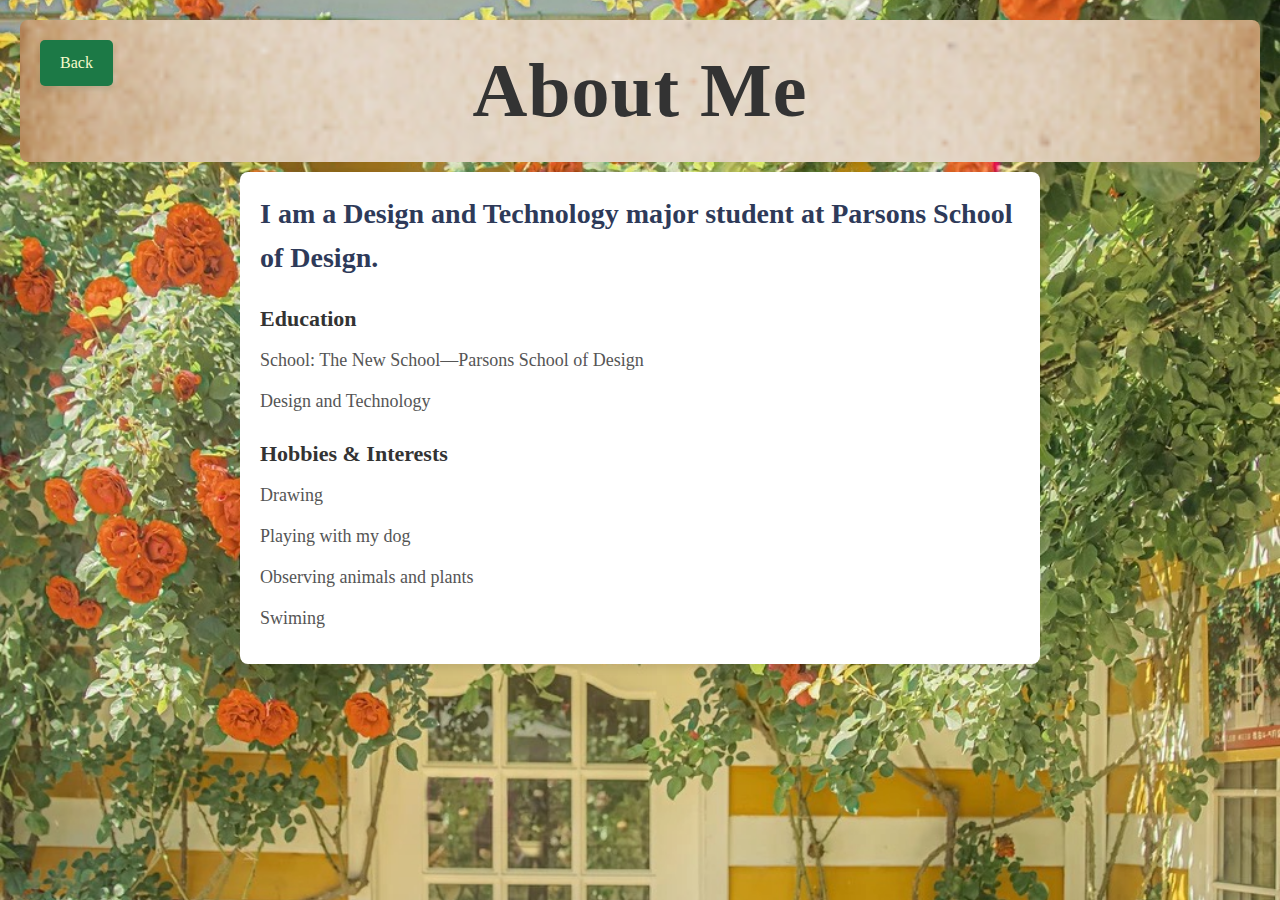
<file: about.html>
<!DOCTYPE html>
<html lang="zh">
<head>
    <meta charset="UTF-8">
    <meta name="viewport" content="width=device-width, initial-scale=1.0">
    <title>About Me</title>
    <link rel="stylesheet" href="aboutstyle.css">
</head>
<body>
     <!-- Button Container -->
   
  <div class="button-container">
    <a href="index.html" class="btn back-btn">Back</a>
  </div>
    
    <header>
        <h1>About Me</h1>
        
    </header>

    <section>
        <h2>I am a Design and Technology major student at Parsons School of Design.</h2>

        <h3>Education</h3>
        <p>School: The New School—Parsons School of Design </p>
            
        <p> Design and Technology </p>

        <h3>Hobbies & Interests</h3>
        <p>Drawing</p>
        <p>Playing with my dog</p>
        <p>Observing animals and plants</p>
        <p>Swiming</p>

        
    </section>
</body>
</html>
</file>
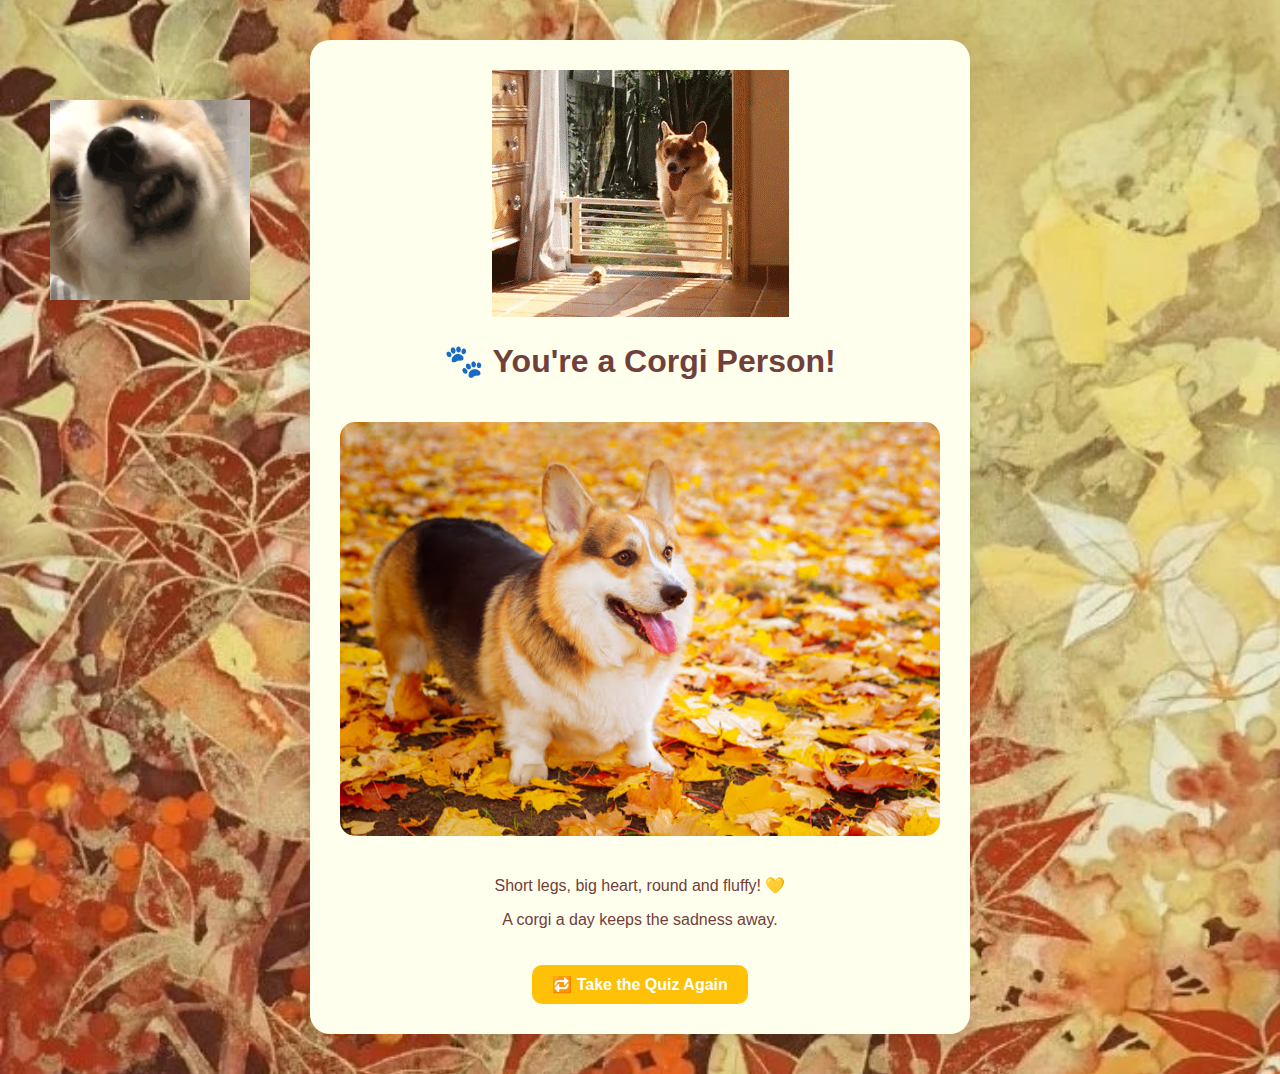
<file: corgi.html>
<!DOCTYPE html>
<html lang="en">

<head>
  <meta charset="UTF-8" />
  <meta name="viewport" content="width=device-width, initial-scale=1.0"/>
  <title>Your Match: Corgi</title>
  <link rel="stylesheet" href="corgi.css">
</head>

<body class="result-page corgi">
  <div class="result-container">
    
    <img src="quizcorgi.gif" alt="corgi" class="corgi-gif">
    <img src="quizcorgi2.gif" alt="corgi2" class="corgi2-gif">
    
    <h1>🐾 You're a Corgi Person!</h1>
    <img src="corgi.jpg" alt="Corgi" class="dog-img"/>
    <p>Short legs, big heart, round and fluffy! 💛</p>
    <p>A corgi a day keeps the sadness away.</p>
    
    <a href="quiz.html" class="btn">🔁 Take the Quiz Again</a>
  
  
  </div>
</body>

</html>
</file>
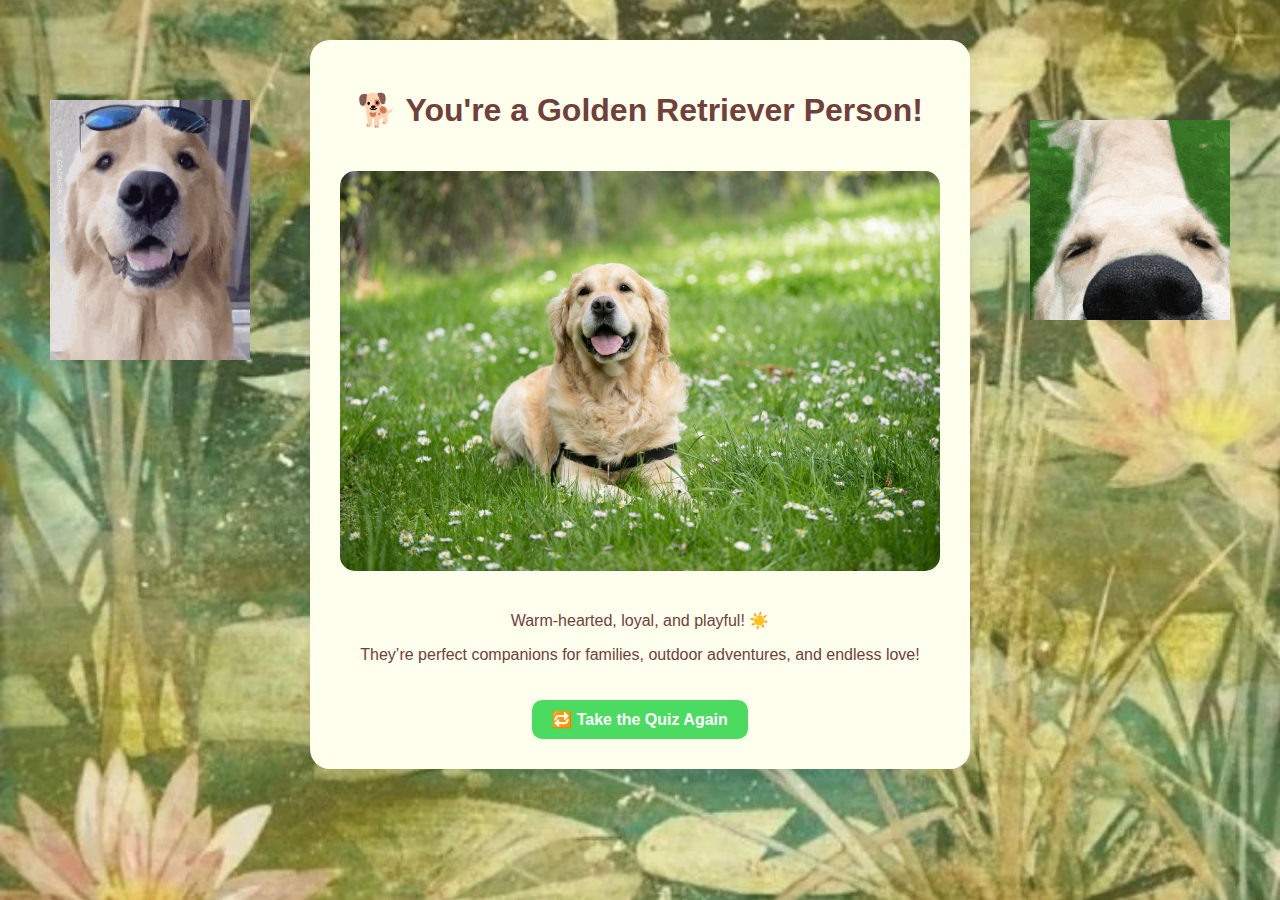
<file: golden.html>
<!DOCTYPE html>
<html lang="en">
<head>
  <meta charset="UTF-8" />
  <meta name="viewport" content="width=device-width, initial-scale=1.0"/>
  <title>Your Match: Golden Retriever</title>
  <link rel="stylesheet" href="golden.css">
</head>
<body class="result-page golden">
  <div class="result-container">
    <img src="quizgolden.gif" alt="golden" class="golden-gif">
    <img src="golden.gif" alt="golden1" class="golden1-gif">

    <h1>🐕 You're a Golden Retriever Person!</h1>
    <img src="golden.jpg" alt="Golden Retriever" class="dog-img"/>
    <p>Warm-hearted, loyal, and playful! ☀️</p>
    <p>They’re perfect companions for families, outdoor adventures, and endless love!</p>
    <a href="quiz.html" class="btn">🔁 Take the Quiz Again</a>
  </div>
</body>
</html>
</file>
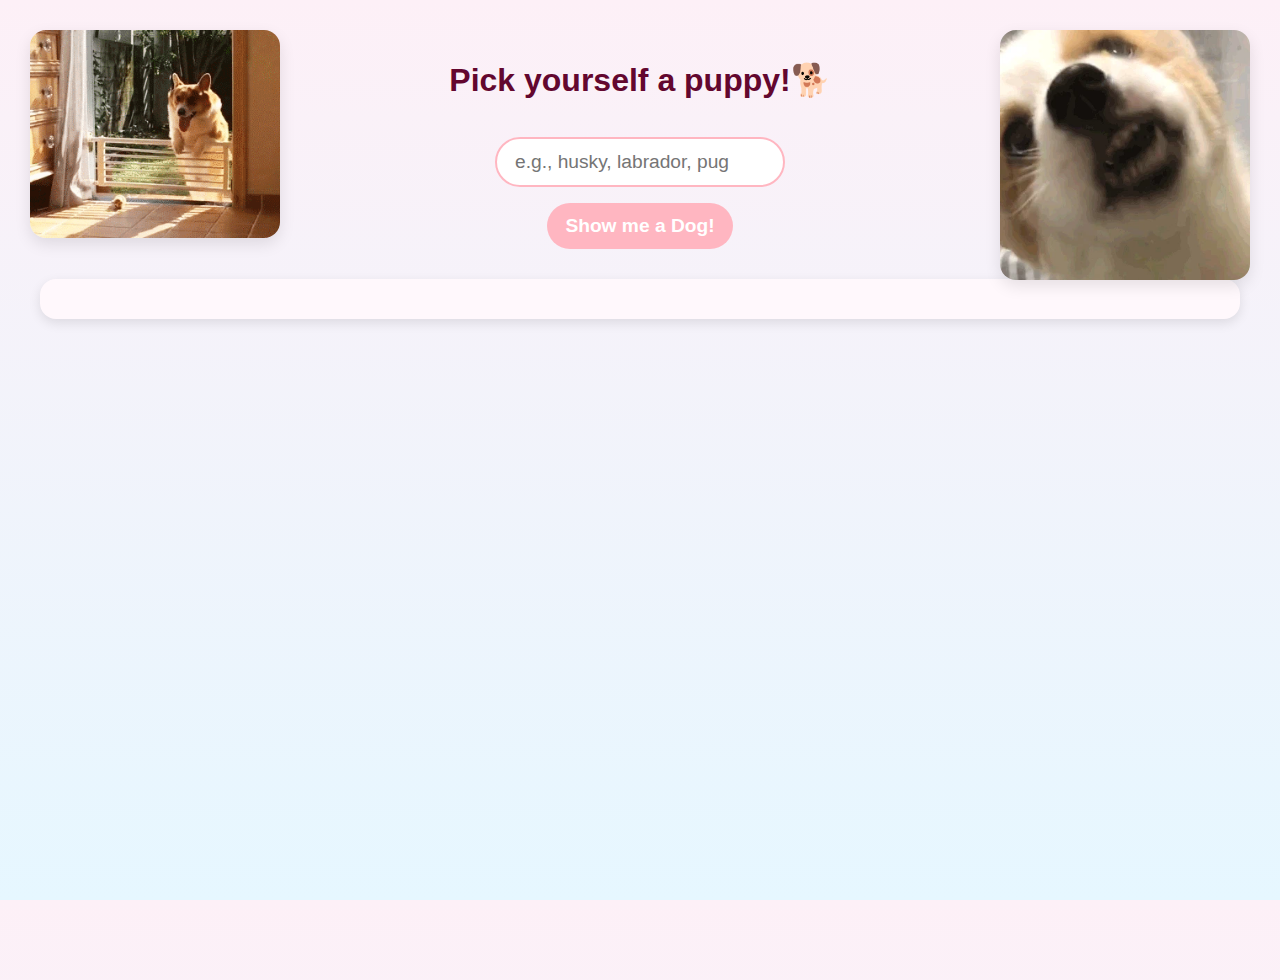
<file: project5.html>
<!DOCTYPE html>
<html lang="en">
<head>
  <meta charset="UTF-8">
  <title>How Are You Feeling Today?</title>
  <link rel="stylesheet" href="project5.css">
</head>
<body>
  <h1>Pick yourself a puppy!🐕</h1>
  <input type="text" id="dog" placeholder="e.g., husky, labrador, pug" />
  <br>

  <button id="gifButton">Show me a Dog!</button>

  <div id="gif"></div>
  <img src="quizcorgi.gif" alt="decorative dog gif" class="decorative-gif" />
  <img src="quizcorgi2.gif" alt="decorative dog gif2" class="decorative-gif2" />

  


  <script src="project5.js"></script>
</body>
</html>
</file>
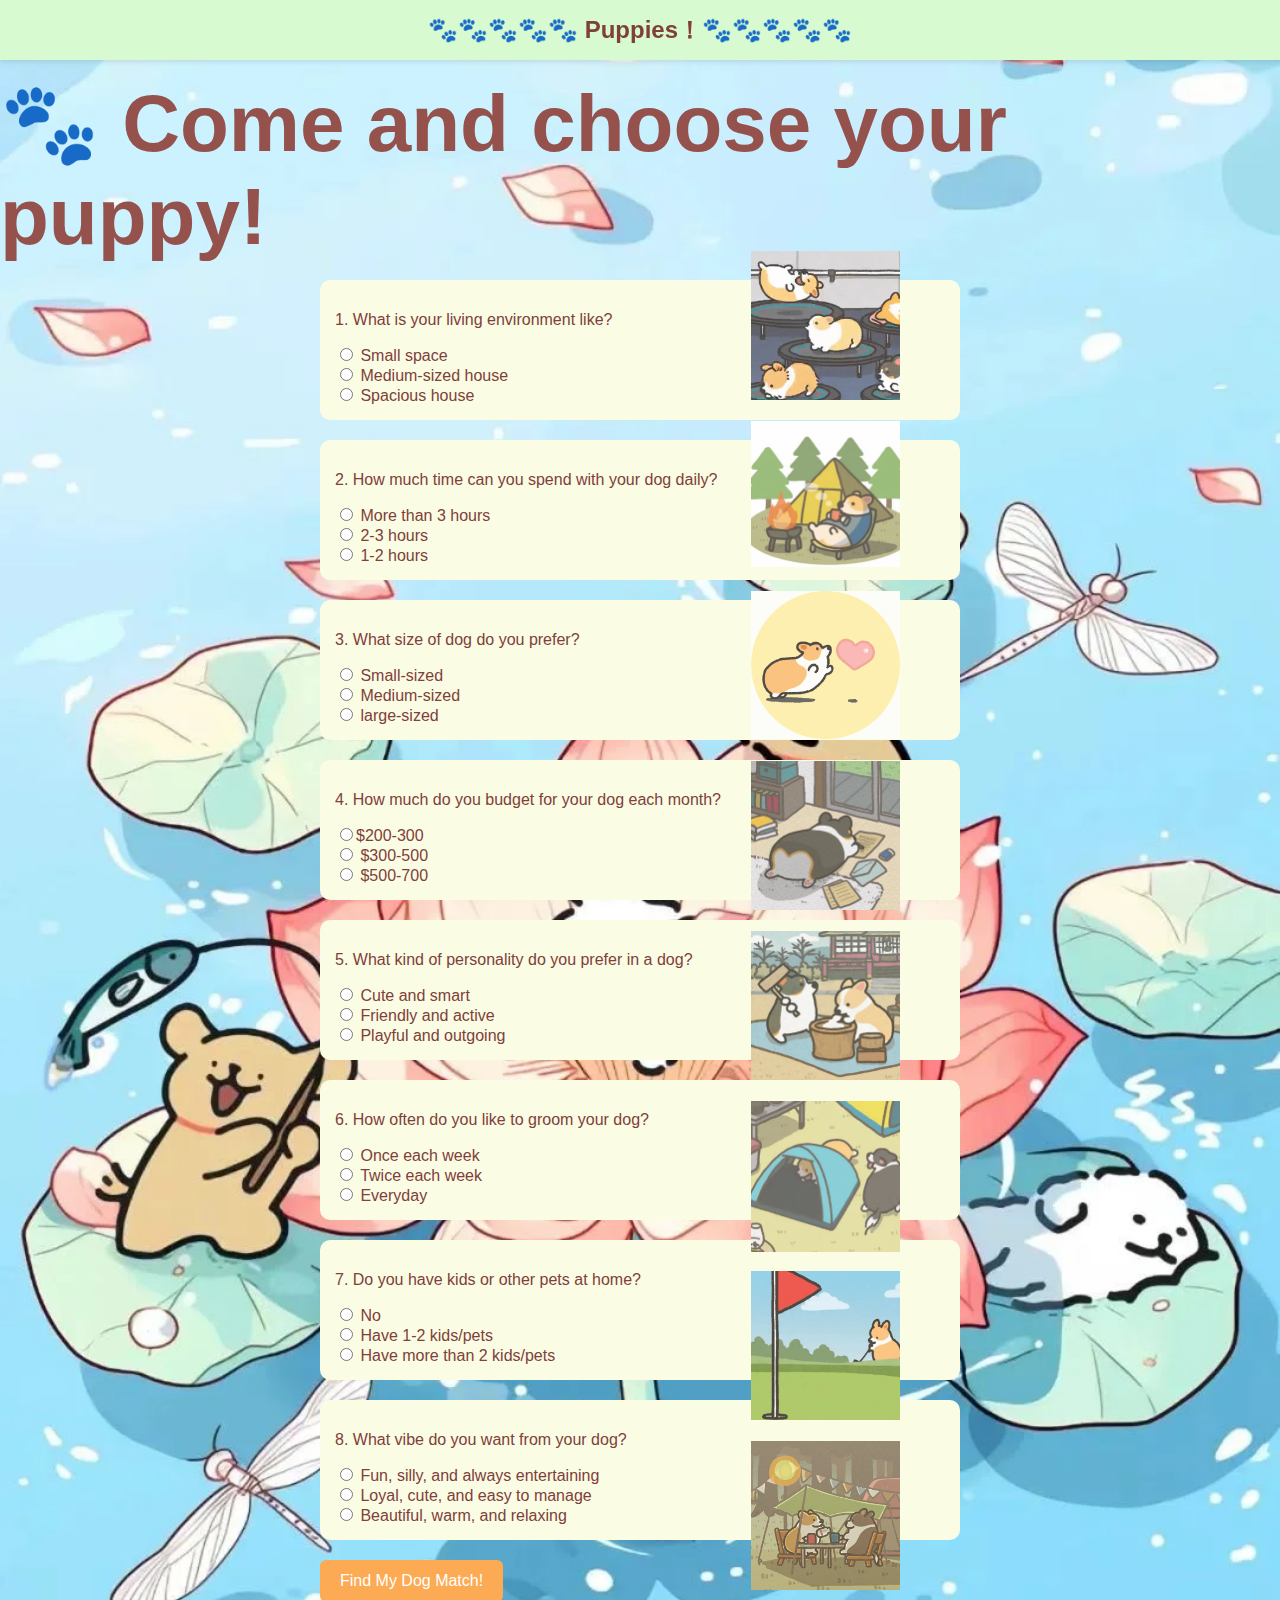
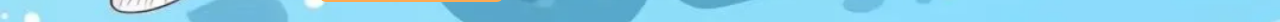
<file: quiz.html>
<!DOCTYPE html>
<html lang="en">
<head>
  <meta charset="UTF-8">
  <meta name="viewport" content="width=device-width, initial-scale=1.0">
  <title>What Kind of Dog Is Right for You?</title>
  <link rel="stylesheet" href="quiz.css">
</head>
<body>
  <div class="top-bar">
    🐾🐾🐾🐾🐾 Puppies！🐾🐾🐾🐾🐾
  </div>
  <div class="container">
    <div class="header">
      <h1>🐾 Come and choose your puppy!</h1>
    </div>

    <img src="corgi.gif" alt="corgi" class="corgi-gif">
    <img src="corgi2.gif" alt="corgi2" class="corgi2-gif">
    <img src="corgi3.gif" alt="corgi3" class="corgi3-gif">
    <img src="corgi4.gif" alt="corgi4" class="corgi4-gif">
    <img src="corgi5.gif" alt="corgi5" class="corgi5-gif">
    <img src="corgi6.gif" alt="corgi6" class="corgi6-gif">
    <img src="corgi7.gif" alt="corgi7" class="corgi7-gif">
    <img src="corgi8.gif" alt="corgi8" class="corgi8-gif">


    <div class="middle">
      
      <form class="quiz-form" id="quizForm">
       
       
        <div class="question">
          <p>1. What is your living environment like?</p>
          <label><input type="radio" name="q1" value="poodle"> Small space</label><br>
          <label><input type="radio" name="q1" value="corgi"> Medium-sized house </label><br>
          <label><input type="radio" name="q1" value="golden"> Spacious house</label>
        </div>

        <div class="question">
          <p>2. How much time can you spend with your dog daily?</p>
          <label><input type="radio" name="q2" value="golden"> More than 3 hours</label><br>
          <label><input type="radio" name="q2" value="corgi"> 2-3 hours</label><br>
          <label><input type="radio" name="q2" value="poodle"> 1-2 hours</label>
        </div>

        <div class="question">
          <p>3. What size of dog do you prefer?</p>
          <label><input type="radio" name="q3" value="poodle"> Small-sized</label><br>
          <label><input type="radio" name="q2" value="corgi"> Medium-sized</label><br>
          <label><input type="radio" name="q3" value="golden"> large-sized</label>
        </div>

        <div class="question">
          <p>4. How much do you budget for your dog each month?</p>
          <label><input type="radio" name="q4" value="poodle">$200-300</label><br>
          <label><input type="radio" name="q4" value="corgi"> $300-500</label><br>
          <label><input type="radio" name="q4" value="golden"> $500-700</label>

        </div>

        <div class="question">
          <p>5. What kind of personality do you prefer in a dog?</p>
          <label><input type="radio" name="q5" value="poodle"> Cute and smart</label><br>
          <label><input type="radio" name="q5" value="corgi"> Friendly and active </label><br>
          <label><input type="radio" name="q5" value="golden"> Playful and outgoing</label>
        </div>

        <div class="question">
          <p>6. How often do you like to groom your dog?</p>
          <label><input type="radio" name="q6" value="poodle"> Once each week</label><br>
          <label><input type="radio" name="q6" value="corgi"> Twice each week</label><br>
          <label><input type="radio" name="q6" value="golden"> Everyday</label>
        </div>

        <div class="question">
          <p>7. Do you have kids or other pets at home?</p>
          <label><input type="radio" name="q7" value="golden"> No</label><br>
          <label><input type="radio" name="q7" value="corgi"> Have 1-2 kids/pets</label><br>
          <label><input type="radio" name="q7" value="poodle"> Have more than 2 kids/pets</label>

        </div>

        <div class="question">
          <p>8. What vibe do you want from your dog?</p>
          <label><input type="radio" name="q8" value="corgi"> Fun, silly, and always entertaining</label><br>
          <label><input type="radio" name="q8" value="poodle"> Loyal, cute, and easy to manage</label><br>
          <label><input type="radio" name="q8" value="golden"> Beautiful, warm, and relaxing</label>
        </div>

        <input type="submit" value="Find My Dog Match!">
        <div id="result" class="result"></div>
      </form>
    </div>
  </div>

  <script src="quiz.js"></script>
</body>
</html>
</file>
<file: corgi.css>
body.result-page {
    font-family: "Comic Sans MS", cursive, sans-serif;
    background-color: #fff9f4;
    color: rgb(113, 64, 58);
    background-image:url('background3.jpg'); 
    background-size: cover;           
    background-position: center;      
    text-align: center;
    padding: 2em;
  }
  
  .result-container {
    max-width: 600px;
    margin: auto;
    background-color: #ffe;
    border-radius: 20px;
    box-shadow: 0 8px 20px rgba(0,0,0,0.1);
    padding: 30px;
  }
  .corgi-gif {
    width: 200px;              
    position: absolute;        
    top: 100px;                
    left: 50px;                
    z-index: 10;               
  }

  .corgi-gif2 {
    width: 200px;              
    position: absolute;        
    top: 100px;                
    left: 100px;                
    z-index: 10;               
  }
  
  .dog-img {
    max-width: 100%;
    height: auto;
    border-radius: 15px;
    margin: 20px 0;
  }
  
  .btn {
    display: inline-block;
    padding: 10px 20px;
    background-color: #ffc107;
    color: white;
    text-decoration: none;
    font-weight: bold;
    border-radius: 10px;
    margin-top: 20px;
    transition: 0.3s;
  }
  
  .btn:hover {
    background-color: #ffa000;
  }
</file>
<file: golden.css>
body.result-page {
  font-family: "Comic Sans MS", cursive, sans-serif;
  background-color: #fff9f4;
  color: rgb(113, 64, 58);
  background-image:url('background2.jpg'); 
  background-size: cover;           
  background-position: center;      
  text-align: center;
  padding: 2em;
  }
  
  .result-container {
    max-width: 600px;
    margin: auto;
    background-color: #ffe;
    border-radius: 20px;
    box-shadow: 0 8px 20px rgba(0,0,0,0.1);
    padding: 30px;
  }

  .golden-gif {
    width: 200px;              
    position: absolute;        
    top: 100px;                
    left: 50px;                
    z-index: 10;               
  }

  .golden1-gif {
    width: 200px;              
    position: absolute;        
    top: 120px;                
    right: 50px;                
    z-index: 10;               
  }
  
  .dog-img {
    max-width: 100%;
    height: auto;
    border-radius: 15px;
    margin: 20px 0;
  }
  
  .btn {
    display: inline-block;
    padding: 10px 20px;
    background-color: #4adb60;
    color: white;
    text-decoration: none;
    font-weight: bold;
    border-radius: 10px;
    margin-top: 20px;
    transition: 0.3s;
  }
  
  .btn:hover {
    background-color: #01a435;
  }
</file>
<file: project5.css>
html, body {
  height: 100%;
  margin: 0;
  padding: 0;
}

body {
  font-family: "Comic Sans MS", "Arial Rounded MT Bold", sans-serif;
  background: linear-gradient(to bottom, #fdf0f7, #e6f7ff);
  color: #63072f;
  text-align: center;
  padding: 40px;
}

.decorative-gif {
  position: fixed;
  top: 10px;
  right: 30px;
  width: 250px;
  z-index: 999;
  pointer-events: none;
}

.decorative-gif2 {
  position: fixed;
  top: 10px;
  Left: 30px;
  width: 250px;
  z-index: 999;
  pointer-events: none;
}

#gif {
  margin-top: 30px;
  padding: 20px;
  background-color: #fff8fc;
  border-radius: 16px;
  box-shadow: 0 4px 12px rgba(0, 0, 0, 0.1);
}

input, button {
  font-size: 1.2rem;
  padding: 12px 18px;
  margin-top: 16px;
  border: none;
  border-radius: 30px;
  outline: none;
}

input {
  background-color: #fff;
  border: 2px solid #ffb6c1;
  width: 250px;
  transition: all 0.3s ease;
}

input:focus {
  border-color: #ff80ab;
  box-shadow: 0 0 6px #ffcce6;
}

button {
  background-color: #ffb6c1;
  color: white;
  font-weight: bold;
  cursor: pointer;
  transition: all 0.3s ease;
}

button:hover {
  background-color: #ff80ab;
  transform: scale(1.05);
}

img {
  max-width: 80%;
  height: auto;
  border-radius: 16px;
  box-shadow: 0 6px 16px rgba(0, 0, 0, 0.1);
  margin-top: 20px;
}
</file>
<file: quiz.css>
body { 
    font-family: "Comic Sans MS", cursive, sans-serif;
    margin: 0;
    padding: 0;
    
    background-image: url('quizdog3.webp');    
    background-size: cover;           
    background-position: center;      
}

/* ------ Layout ------ */ 
.top-bar {
    position: fixed;
    top: 0;
    left: 0;
    width: 100vw;
    height: 60px;
    background-color: rgb(216, 250, 209);
    color: #7f403a;
    font-size: 24px;
    font-weight: bold;
    text-align: center;
    line-height: 60px;
    z-index: 999; 
    font-family:"Comic Sans MS", cursive, sans-serif;
    box-shadow: 0 2px 5px rgba(0,0,0,0.1);
  }

.container { 
    display: flex; 
    justify-content: center; 
    height: 100vh; 
    flex-direction: column;
}

.header {
    font-size: 40px;
    height: 20vh; 
    display: flex; 
    justify-content: center;
    align-items: center;
    color: #95524d;
}

.corgi-gif {
    width: 149px;              
    position: absolute;        
    top: 251px;                
    right: 380px;                
    z-index: 10;               
  }

  .corgi2-gif {
    width: 149px;              
    position: absolute;        
    top: 421px;                
    right: 380px;                
    z-index: 10;               
  }

.corgi3-gif {
    width: 149px;              
    position: absolute;        
    top: 591px;                
    right: 380px;                
    z-index: 10;               
  }

.corgi4-gif {
    width: 149px;              
    position: absolute;        
    top: 761px;                
    right: 380px;                
    z-index: 10;               
  }

.corgi5-gif {
    width: 149px;              
    position: absolute;        
    top: 931px;                
    right: 380px;                
    z-index: 10;               
  }

.corgi6-gif {
    width: 149px;              
    position: absolute;        
    top: 1101px;                
    right: 380px;                
    z-index: 10;               
  }

.corgi7-gif {
    width: 149px;              
    position: absolute;        
    top: 1271px;                
    right: 380px;                
    z-index: 10;               
  }

.corgi8-gif {
    width: 149px;              
    position: absolute;        
    top: 1441px;                
    right: 380px;                
    z-index: 10;               
  }

.middle { 
    width: 100vw; 
    height: 60vh; 
    display: flex; 
    justify-content: center;
    align-items: start;
    padding-top: 20px;
}

.quiz-form {
    display: flex;
    flex-direction: column;
    width: 50vw;
    gap: 20px;
}

.question {
    background-color: #fbfce4;
    color: #7f403a;
    padding: 15px;
    border-radius: 10px;
}

input[type=submit] {
    padding: 12px 20px;
    background-color: #fcaa53;
    color: white;
    border: none;
    border-radius: 6px;
    cursor: pointer;
    font-size: 16px;
    align-self: flex-start;
}

input[type=submit]:hover {
    background-color: #fcc624;
}
</file>
<file: aboutstyle.css>
/* Universal Reset */
* {
    margin: 0;
    padding: 0;
    box-sizing: border-box;
}

/* Body Styling */
body {
    font-family: "Cochin", serif; 
    line-height: 1.6;
    background: url('about.jpg') no-repeat center center fixed; 
    background-size: cover; 
    background-color: #f4f4f9;
    color: #333;
    padding: 20px;
    margin: 0;
}

/* Header Styling */
header {
    background: url('paper.jpg') no-repeat center center fixed; 
    background-size: cover; 
    padding: 10px;
    text-align: center;
    margin-bottom: 10px; /* Space below the header */
    border-radius: 8px;  /* Rounded corners for a smooth look */
}

header h1 {
    font-size: 76px; 
    font-weight: bold;
    letter-spacing: 1px;
}

.button-container {
    position: absolute;
    top: 40px;
    width: 100%;
    display: flex;
    justify-content: space-between;
    padding: 0 20px; /* Add padding on the left and right */
  }
  
  .btn {
    background-color: #1c7946;
    color:  rgb(246, 251, 203);;
    padding: 10px 20px;
    border-radius: 5px;
    text-decoration: none;
    font-size: 16px;
    text-align: center;
    box-shadow: 0 4px 6px rgba(5, 91, 65, 0.1);
    transition: background-color 0.3s ease;
  }
  
  .btn:hover {
    background-color: #095035; /* Darker background on hover */
  }

/* Section Styling */
section {
    max-width: 800px;
    margin: 0 auto; /* Center the section */
    padding: 20px;
    background-color: white;
    border-radius: 8px;
    box-shadow: 0 4px 10px rgba(0, 0, 0, 0.1); /* Subtle shadow for depth */
}

/* Heading 2 Styling */
section h2 {
    font-size: 28px;
    color: #2e3a59;
    margin-bottom: 20px;
    font-weight: 600;
}

/* Heading 3 Styling */
section h3 {
    font-size: 22px;
    color: #333;
    margin-top: 20px;
    margin-bottom: 10px;
}

/* Paragraph Styling */
section p {
    font-size: 18px;
    color: #555;
    margin-bottom: 12px;
    text-align: left;
}

/* Link Styling */
a {
    color: #2e3a59;  /* Same color as header for consistency */
    text-decoration: none;
}

a:hover {
    text-decoration: underline;
}

/* Responsive Design */
@media (max-width: 768px) {
    header h1 {
        font-size: 28px; /* Smaller font for smaller screens */
    }

    section h2 {
        font-size: 24px; 
    }

    section h3 {
        font-size: 20px; 
    }

    section p {
        font-size: 16px;
    }
}
</file>
